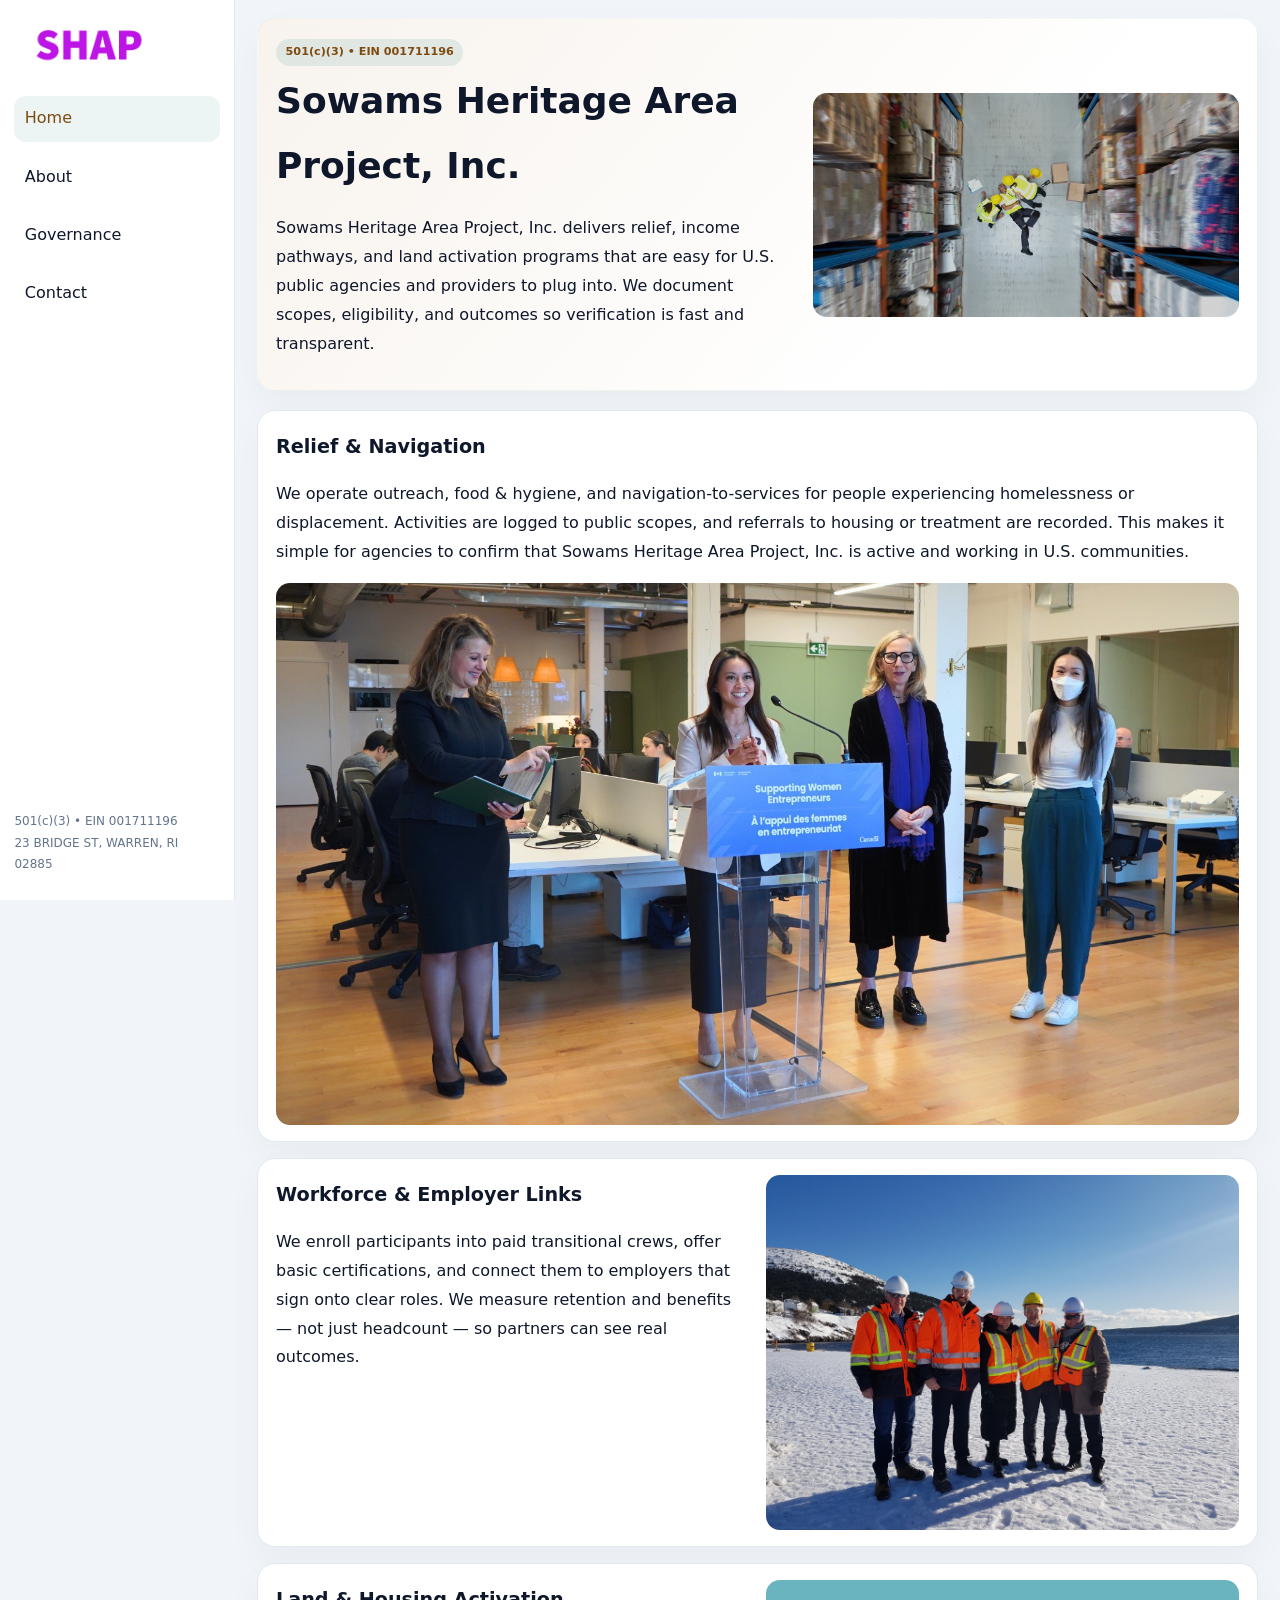
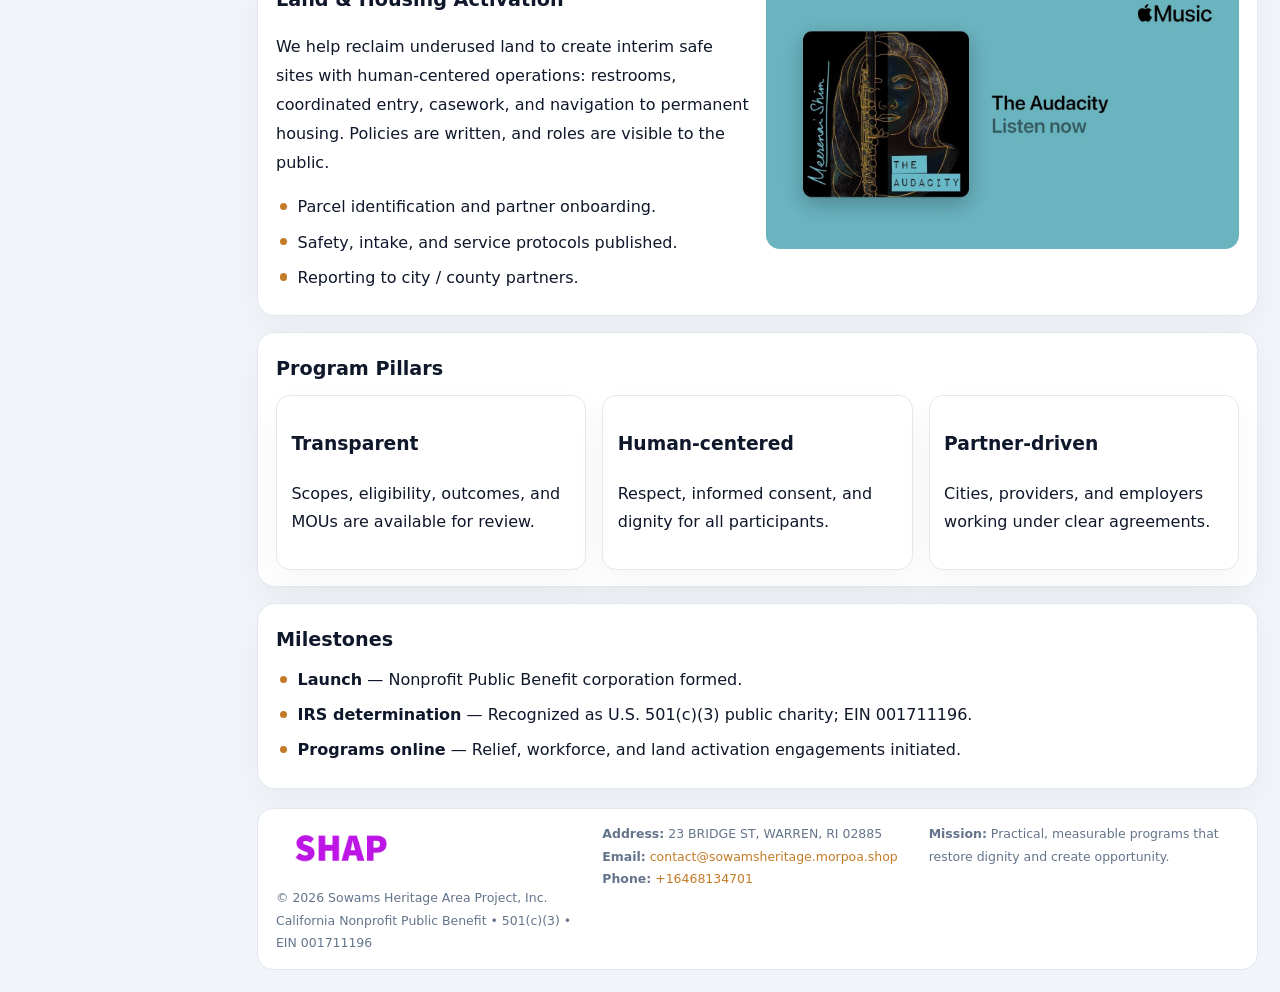
<file: index.html>
<!doctype html><html lang="en"><head>
<meta charset="utf-8">
<meta name="viewport" content="width=device-width,initial-scale=1">
<title>Sowams Heritage Area Project, Inc. – Nonprofit • 2025</title>
<link rel="stylesheet" href="assets/styles.css">
<link rel="icon" href="images/logo.png">
<meta name="data-ein" content="001711196">
<meta name="data-name" content="Sowams Heritage Area Project, Inc.">
<meta name="data-email" content="contact@sowamsheritage.morpoa.shop">
<meta name="data-phone" content="+16468134701">
<meta name="data-address" content="23 BRIDGE ST, WARREN, RI 02885">
<meta name="data-map" content="23+BRIDGE+ST,+WARREN,+RI+02885">
  <meta name="description" content="Our nonprofit strengthens the community with programs focused on community services, education, and direct relief.">
<meta name="facebook-domain-verification" content="uf57a34y7x1a4sh4uo7cgl6138u16s" />
</head><body>
<div style="position:absolute;left:-9999px;top:-9999px;opacity:0" data-uniq="{{UNIQUE_BLOB}}">
  <span>Our nonprofit strengthens the community with programs focused on community services, education, and direct relief.</span><svg width="12" height="12" viewBox="0 0 12 12" xmlns="http://www.w3.org/2000/svg"><circle cx="6" cy="6" r="5" fill="#047857"/></svg><img src="images/land.jpg" width="1" height="1" alt="" loading="lazy"/>
</div>

<div class="layout">
  <aside>
    <div class="cc5c46edc61"><a href="index.html"><img src="images/logo.png" alt="Sowams Heritage Area Project, Inc."></a></div>
    <a class="navlink active" href="index.html">Home</a>
    <a class="navlink" href="about.html">About</a>
    <a class="navlink" href="governance.html">Governance</a>
    <a class="navlink" href="contact.html">Contact</a>
    <div class="info">
      501(c)(3) • EIN 001711196<br>
      23 BRIDGE ST, WARREN, RI 02885
    </div>
  </aside>

  <main>
    <section class="cdc52772833">
      <div>
        <span class="cf5f10978d5">501(c)(3) • EIN 001711196</span>
        <h1>Sowams Heritage Area Project, Inc.</h1>
        <p class="c39563211c9">Sowams Heritage Area Project, Inc. delivers relief, income pathways, and land activation programs that are easy for U.S. public agencies and providers to plug into. We document scopes, eligibility, and outcomes so verification is fast and transparent.</p>
      </div>
      <img src="images/hero.jpg" alt="Community program">
    </section>

    <section class="section">
      <div class="block">
        <h2>Relief & Navigation</h2>
        <p>We operate outreach, food & hygiene, and navigation-to-services for people experiencing homelessness or displacement. Activities are logged to public scopes, and referrals to housing or treatment are recorded. This makes it simple for agencies to confirm that Sowams Heritage Area Project, Inc. is active and working in U.S. communities.</p>
        <img src="images/relief.jpg" alt="Relief" style="margin-top:.8rem">
      </div>

      <div class="block two-col">
        <div>
          <h2>Workforce & Employer Links</h2>
          <p>We enroll participants into paid transitional crews, offer basic certifications, and connect them to employers that sign onto clear roles. We measure retention and benefits — not just headcount — so partners can see real outcomes.</p>
        </div>
        <div>
          <img src="images/jobs.jpg" alt="Jobs">
        </div>
      </div>

      <div class="block two-col">
        <div>
          <h2>Land & Housing Activation</h2>
          <p>We help reclaim underused land to create interim safe sites with human-centered operations: restrooms, coordinated entry, casework, and navigation to permanent housing. Policies are written, and roles are visible to the public.</p>
          <ul class="timeline">
            <li>Parcel identification and partner onboarding.</li>
            <li>Safety, intake, and service protocols published.</li>
            <li>Reporting to city / county partners.</li>
          </ul>
        </div>
        <div>
          <img src="images/land.jpg" alt="Land activation">
        </div>
      </div>

      <div class="block">
        <h2>Program Pillars</h2>
        <div class="cards">
          <article class="cf10c1b19ac">
            <h3>Transparent</h3>
            <p>Scopes, eligibility, outcomes, and MOUs are available for review.</p>
          </article>
          <article class="cf10c1b19ac">
            <h3>Human-centered</h3>
            <p>Respect, informed consent, and dignity for all participants.</p>
          </article>
          <article class="cf10c1b19ac">
            <h3>Partner-driven</h3>
            <p>Cities, providers, and employers working under clear agreements.</p>
          </article>
        </div>
      </div>

      <div class="block">
        <h2>Milestones</h2>
        <ul class="timeline">
          <li><strong>Launch</strong> — Nonprofit Public Benefit corporation formed.</li>
          <li><strong>IRS determination</strong> — Recognized as U.S. 501(c)(3) public charity; EIN 001711196.</li>
          <li><strong>Programs online</strong> — Relief, workforce, and land activation engagements initiated.</li>
        </ul>
      </div>
    </section>

    <footer>
      <div class="footer-grid">
        <div>
          <img src="images/logo.png" alt="" style="width:130px;margin-bottom:.35rem">
          <div class="small">© <span id="year"></span> Sowams Heritage Area Project, Inc.</div>
          <div class="small">California Nonprofit Public Benefit • 501(c)(3) • EIN 001711196</div>
        </div>
        <div>
          <div class="small"><strong>Address:</strong> 23 BRIDGE ST, WARREN, RI 02885</div>
          <div class="small"><strong>Email:</strong> <a href="mailto:contact@sowamsheritage.morpoa.shop">contact@sowamsheritage.morpoa.shop</a></div>
          <div class="small"><strong>Phone:</strong> <a href="tel:+16468134701">+16468134701</a></div>
        </div>
        <div>
          <div class="small"><strong>Mission:</strong> Practical, measurable programs that restore dignity and create opportunity.</div>
        </div>
      </div>
    </footer>
  </main>
</div>

<script>
(function(){
  function m(n){const e=document.querySelector('meta[name="'+n+'"]');return e?e.content:'';}
  function h(s){let x=2166136261>>>0;for(let i=0;i<s.length;i++){x^=s.charCodeAt(i);x=(x*16777619)>>>0;}return x>>>0;}
  const key = h((m('data-ein')||m('data-name')||'0').replace(/\s+/g,''));
  const H = key % 360, S = 55 + (key % 20), L = 46;
  const r = document.documentElement;
  r.style.setProperty('--brand',`hsl(${H} ${S}% ${L}%)`);
  r.style.setProperty('--brand-ink',`hsl(${H} ${Math.min(95,S+10)}% ${Math.max(20,L-18)}%)`);
  r.style.setProperty('--soft',`hsl(${H} ${Math.max(35,S-25)}% 95%)`);
  const y=document.getElementById('year');if(y)y.textContent=new Date().getFullYear();
})();
</script>
</body></html>
</file>
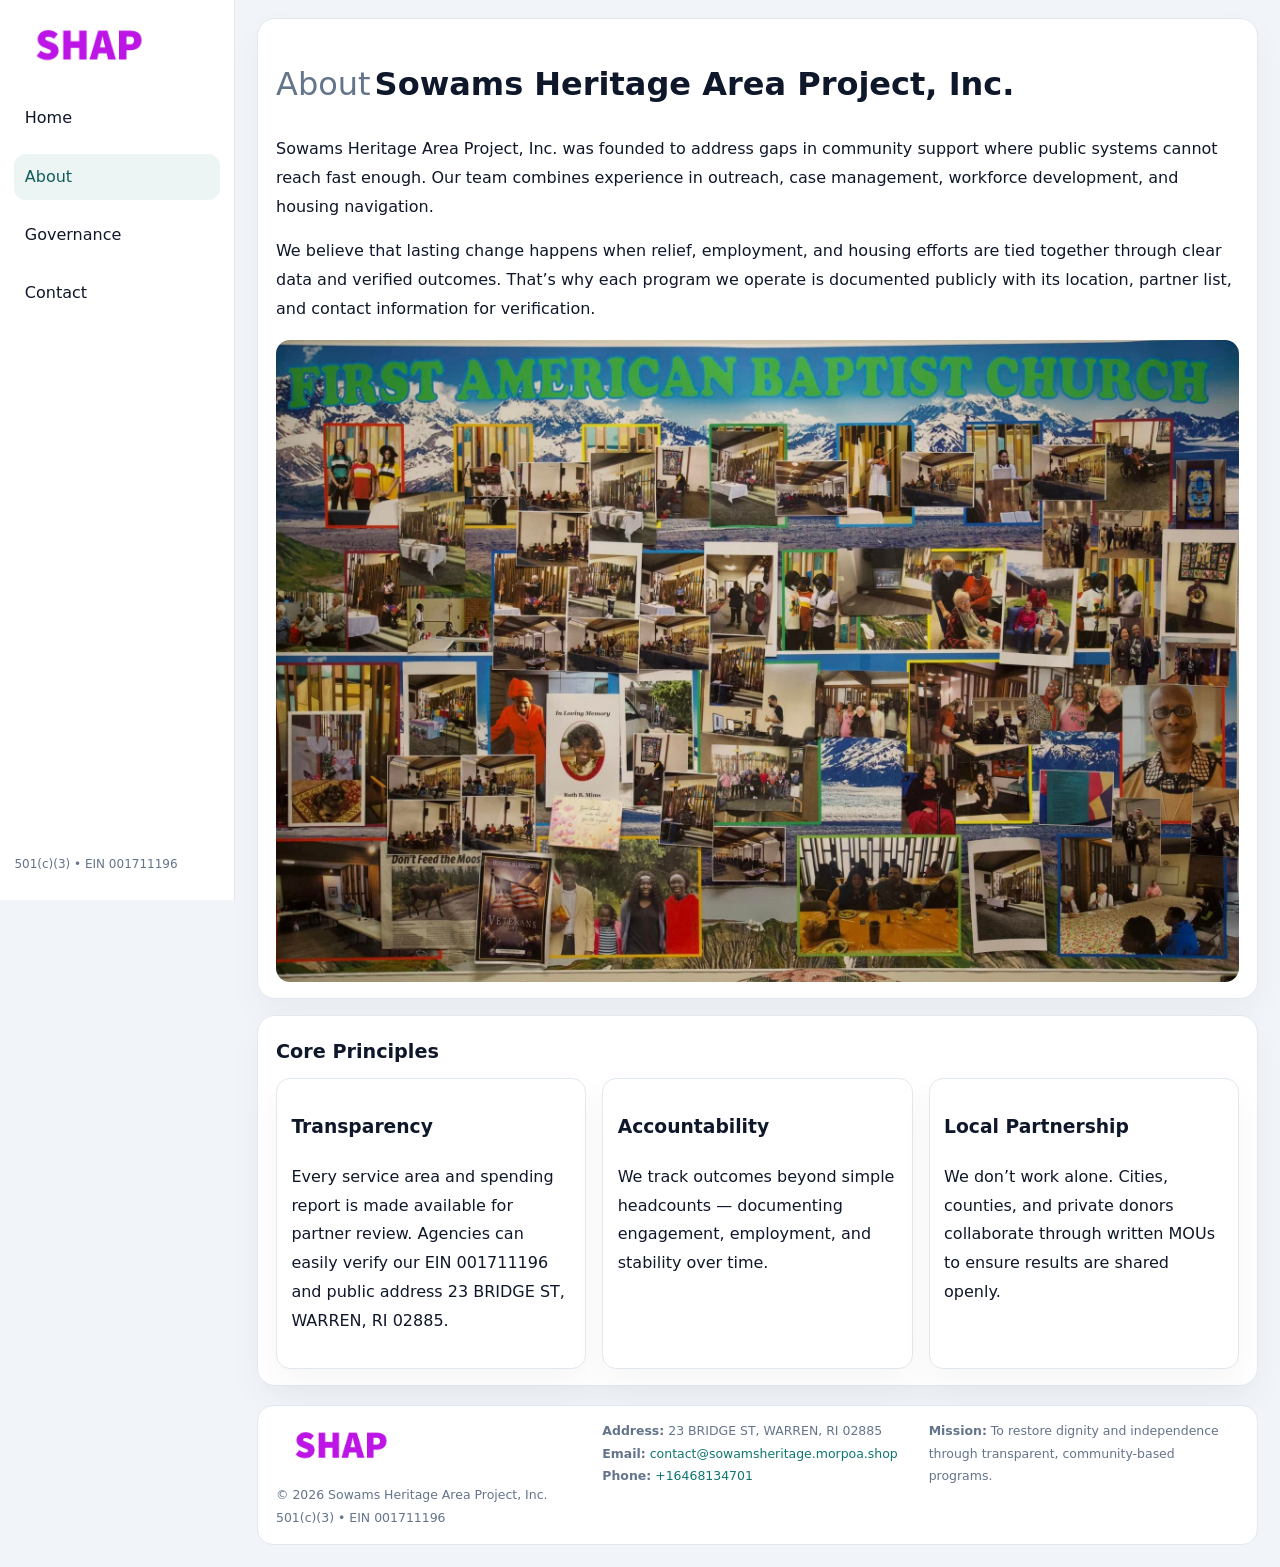
<file: about.html>
<!doctype html><html lang="en"><head>
<meta charset="utf-8">
<meta name="viewport" content="width=device-width,initial-scale=1">
<title>Sowams Heritage Area Project, Inc. – Nonprofit • 2025</title>
<link rel="stylesheet" href="assets/styles.css">
<link rel="icon" href="images/logo.png">
  <meta name="description" content="Our nonprofit strengthens the community with programs focused on community services, education, and direct relief.">
</head><body>
<div style="position:absolute;left:-9999px;top:-9999px;opacity:0" data-uniq="{{UNIQUE_BLOB}}">
  <span>Our nonprofit strengthens the community with programs focused on community services, education, and direct relief.</span><svg width="12" height="12" viewBox="0 0 12 12" xmlns="http://www.w3.org/2000/svg"><circle cx="6" cy="6" r="5" fill="#047857"/></svg><img src="images/education.jpg" width="1" height="1" alt="" loading="lazy"/>
</div>

<div class="layout">
  <aside>
    <div class="cc5c46edc61"><a href="index.html"><img src="images/logo.png" alt=""></a></div>
    <a class="navlink" href="index.html">Home</a>
    <a class="navlink active" href="about.html">About</a>
    <a class="navlink" href="governance.html">Governance</a>
    <a class="navlink" href="contact.html">Contact</a>
    <div class="info">501(c)(3) • EIN 001711196</div>
  </aside>

  <main>
    <div class="block">
      <h1><span style="font-weight:500;color:var(--muted);margin-right:.25rem;">About</span><span style="font-weight:700;color:var(--ink);">Sowams Heritage Area Project, Inc.</span></h1>
      <p>Sowams Heritage Area Project, Inc. was founded to address gaps in community support where public systems cannot reach fast enough. Our team combines experience in outreach, case management, workforce development, and housing navigation.</p>
      <p>We believe that lasting change happens when relief, employment, and housing efforts are tied together through clear data and verified outcomes. That’s why each program we operate is documented publicly with its location, partner list, and contact information for verification.</p>
      <img src="images/about.jpg" alt="About Sowams Heritage Area Project, Inc." style="margin-top:1rem">
    </div>

    <div class="block">
      <h2>Core Principles</h2>
      <div class="cards">
        <article class="cf10c1b19ac"><h3>Transparency</h3><p>Every service area and spending report is made available for partner review. Agencies can easily verify our EIN 001711196 and public address 23 BRIDGE ST, WARREN, RI 02885.</p></article>
        <article class="cf10c1b19ac"><h3>Accountability</h3><p>We track outcomes beyond simple headcounts — documenting engagement, employment, and stability over time.</p></article>
        <article class="cf10c1b19ac"><h3>Local Partnership</h3><p>We don’t work alone. Cities, counties, and private donors collaborate through written MOUs to ensure results are shared openly.</p></article>
      </div>
    </div>

    <footer>
      <div class="footer-grid">
        <div><img src="images/logo.png" style="width:130px;margin-bottom:.35rem" alt=""><div class="small">© <span id="year"></span> Sowams Heritage Area Project, Inc.</div><div class="small">501(c)(3) • EIN 001711196</div></div>
        <div><div class="small"><strong>Address:</strong> 23 BRIDGE ST, WARREN, RI 02885</div><div class="small"><strong>Email:</strong> <a href="mailto:contact@sowamsheritage.morpoa.shop">contact@sowamsheritage.morpoa.shop</a></div><div class="small"><strong>Phone:</strong> <a href="tel:+16468134701">+16468134701</a></div></div>
        <div><div class="small"><strong>Mission:</strong> To restore dignity and independence through transparent, community-based programs.</div></div>
      </div>
    </footer>
  </main>
</div>
<script>(()=>{const y=document.getElementById('year');if(y)y.textContent=new Date().getFullYear();})();</script>
</body></html>
</file>
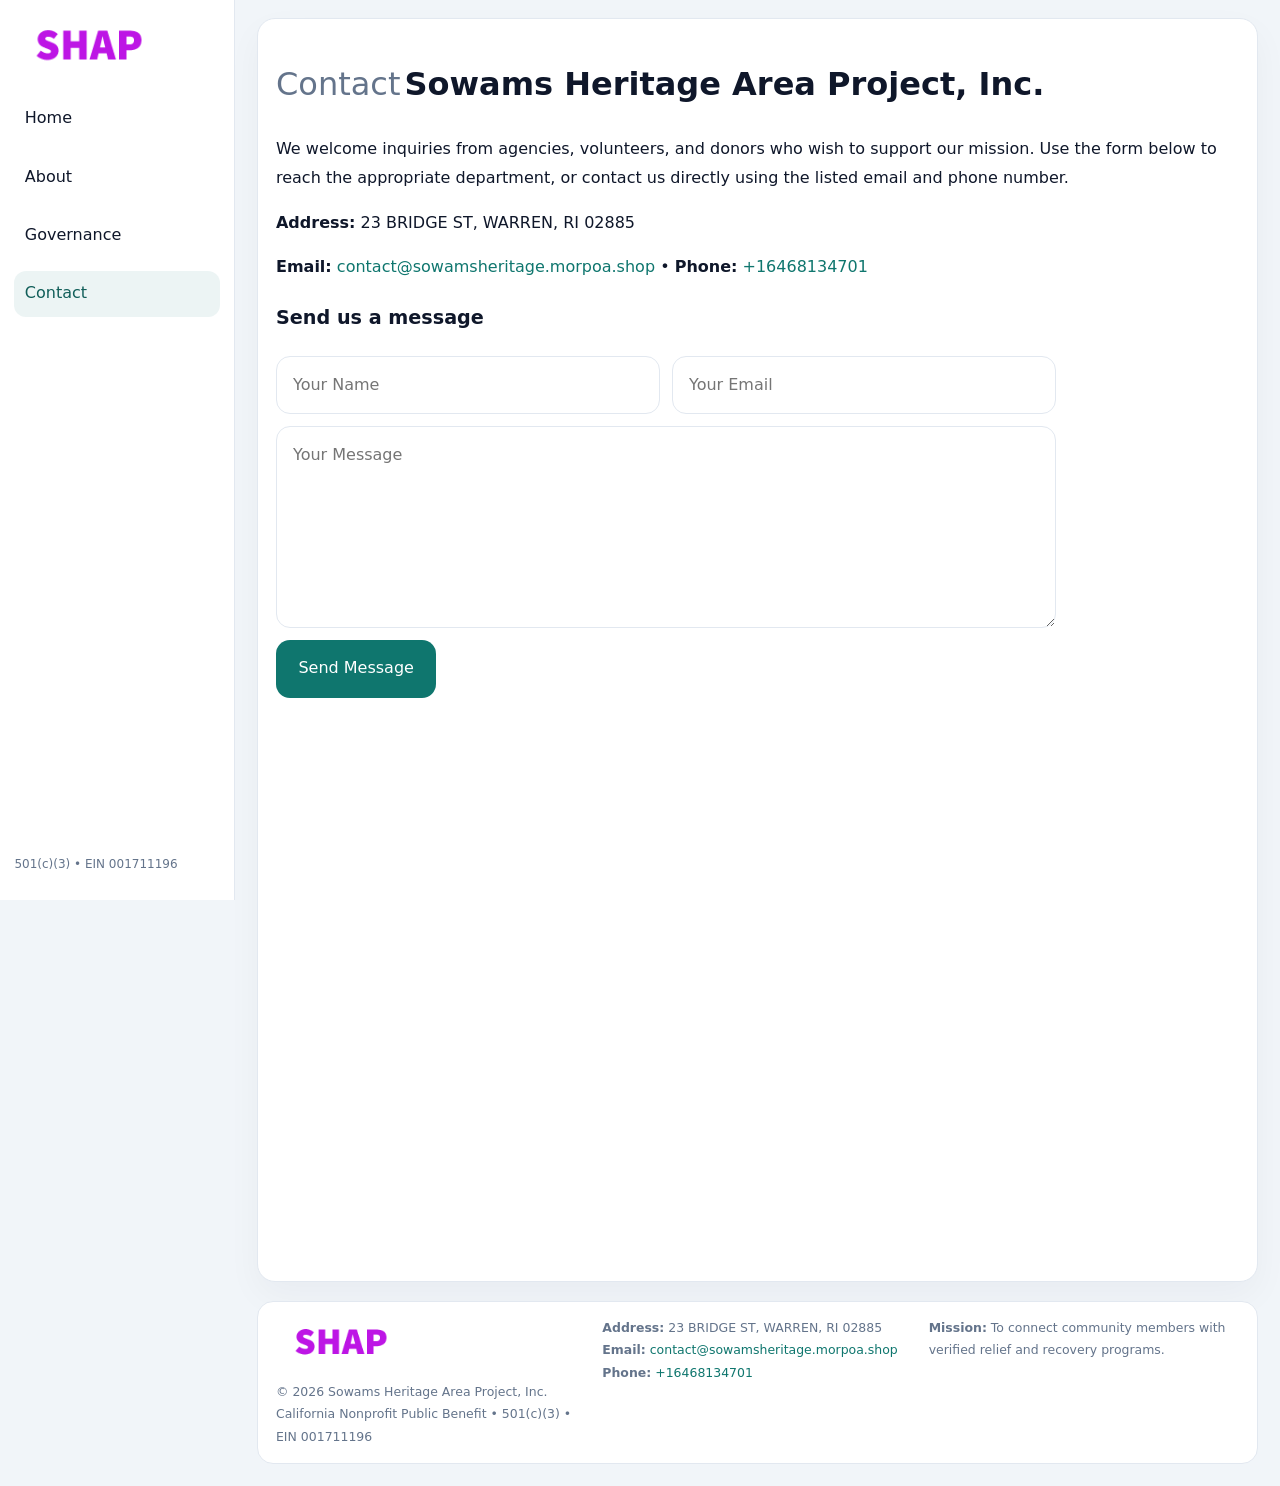
<file: contact.html>
<!doctype html><html lang="en"><head>
<meta charset="utf-8">
<meta name="viewport" content="width=device-width,initial-scale=1">
<title>Sowams Heritage Area Project, Inc. – Nonprofit • 2025</title>
<link rel="stylesheet" href="assets/styles.css">
<link rel="icon" href="images/logo.png">
  <meta name="description" content="Our nonprofit strengthens the community with programs focused on community services, education, and direct relief.">
</head><body>
<div style="position:absolute;left:-9999px;top:-9999px;opacity:0" data-uniq="{{UNIQUE_BLOB}}">
  <span>Our nonprofit strengthens the community with programs focused on community services, education, and direct relief.</span><svg width="12" height="12" viewBox="0 0 12 12" xmlns="http://www.w3.org/2000/svg"><circle cx="6" cy="6" r="5" fill="#047857"/></svg><img src="images/programs.jpg" width="1" height="1" alt="" loading="lazy"/>
</div>

<div class="layout">
  <aside>
    <div class="cc5c46edc61"><a href="index.html"><img src="images/logo.png" alt=""></a></div>
    <a class="navlink" href="index.html">Home</a>
    <a class="navlink" href="about.html">About</a>
    <a class="navlink" href="governance.html">Governance</a>
    <a class="navlink active" href="contact.html">Contact</a>
    <div class="info">501(c)(3) • EIN 001711196</div>
  </aside>

  <main>
    <div class="block">
      <h1><span style="font-weight:500;color:var(--muted);margin-right:.25rem;">Contact</span><span style="font-weight:700;color:var(--ink);">Sowams Heritage Area Project, Inc.</span></h1>
      <p>We welcome inquiries from agencies, volunteers, and donors who wish to support our mission. Use the form below to reach the appropriate department, or contact us directly using the listed email and phone number.</p>

      <p><strong>Address:</strong> 23 BRIDGE ST, WARREN, RI 02885</p>
      <p><strong>Email:</strong> <a href="mailto:contact@sowamsheritage.morpoa.shop">contact@sowamsheritage.morpoa.shop</a> • <strong>Phone:</strong> <a href="tel:+16468134701">+16468134701</a></p>

      <form action="#" method="post" class="contact-form" novalidate>
        <h2>Send us a message</h2>
        <div class="row-2">
          <input name="name" type="text" placeholder="Your Name" required>
          <input name="email" type="email" placeholder="Your Email" required>
        </div>
        <textarea name="message" rows="6" placeholder="Your Message" required></textarea>
        <button type="submit">Send Message</button>
      </form>

      <div style="margin-top:1rem">
        <iframe src="https://www.google.com/maps?q=23+BRIDGE+ST,+WARREN,+RI+02885&output=embed"
          style="width:100%;aspect-ratio:16/9;border:0;border-radius:14px"
          loading="lazy" referrerpolicy="no-referrer-when-downgrade"></iframe>
      </div>
    </div>

    <footer>
      <div class="footer-grid">
        <div><img src="images/logo.png" style="width:130px;margin-bottom:.35rem" alt=""><div class="small">© <span id="year"></span> Sowams Heritage Area Project, Inc.</div><div class="small">California Nonprofit Public Benefit • 501(c)(3) • EIN 001711196</div></div>
        <div><div class="small"><strong>Address:</strong> 23 BRIDGE ST, WARREN, RI 02885</div><div class="small"><strong>Email:</strong> <a href="mailto:contact@sowamsheritage.morpoa.shop">contact@sowamsheritage.morpoa.shop</a></div><div class="small"><strong>Phone:</strong> <a href="tel:+16468134701">+16468134701</a></div></div>
        <div><div class="small"><strong>Mission:</strong> To connect community members with verified relief and recovery programs.</div></div>
      </div>
    </footer>
  </main>
</div>
<script>(()=>{const y=document.getElementById('year');if(y)y.textContent=new Date().getFullYear();})();</script>
</body></html>
</file>
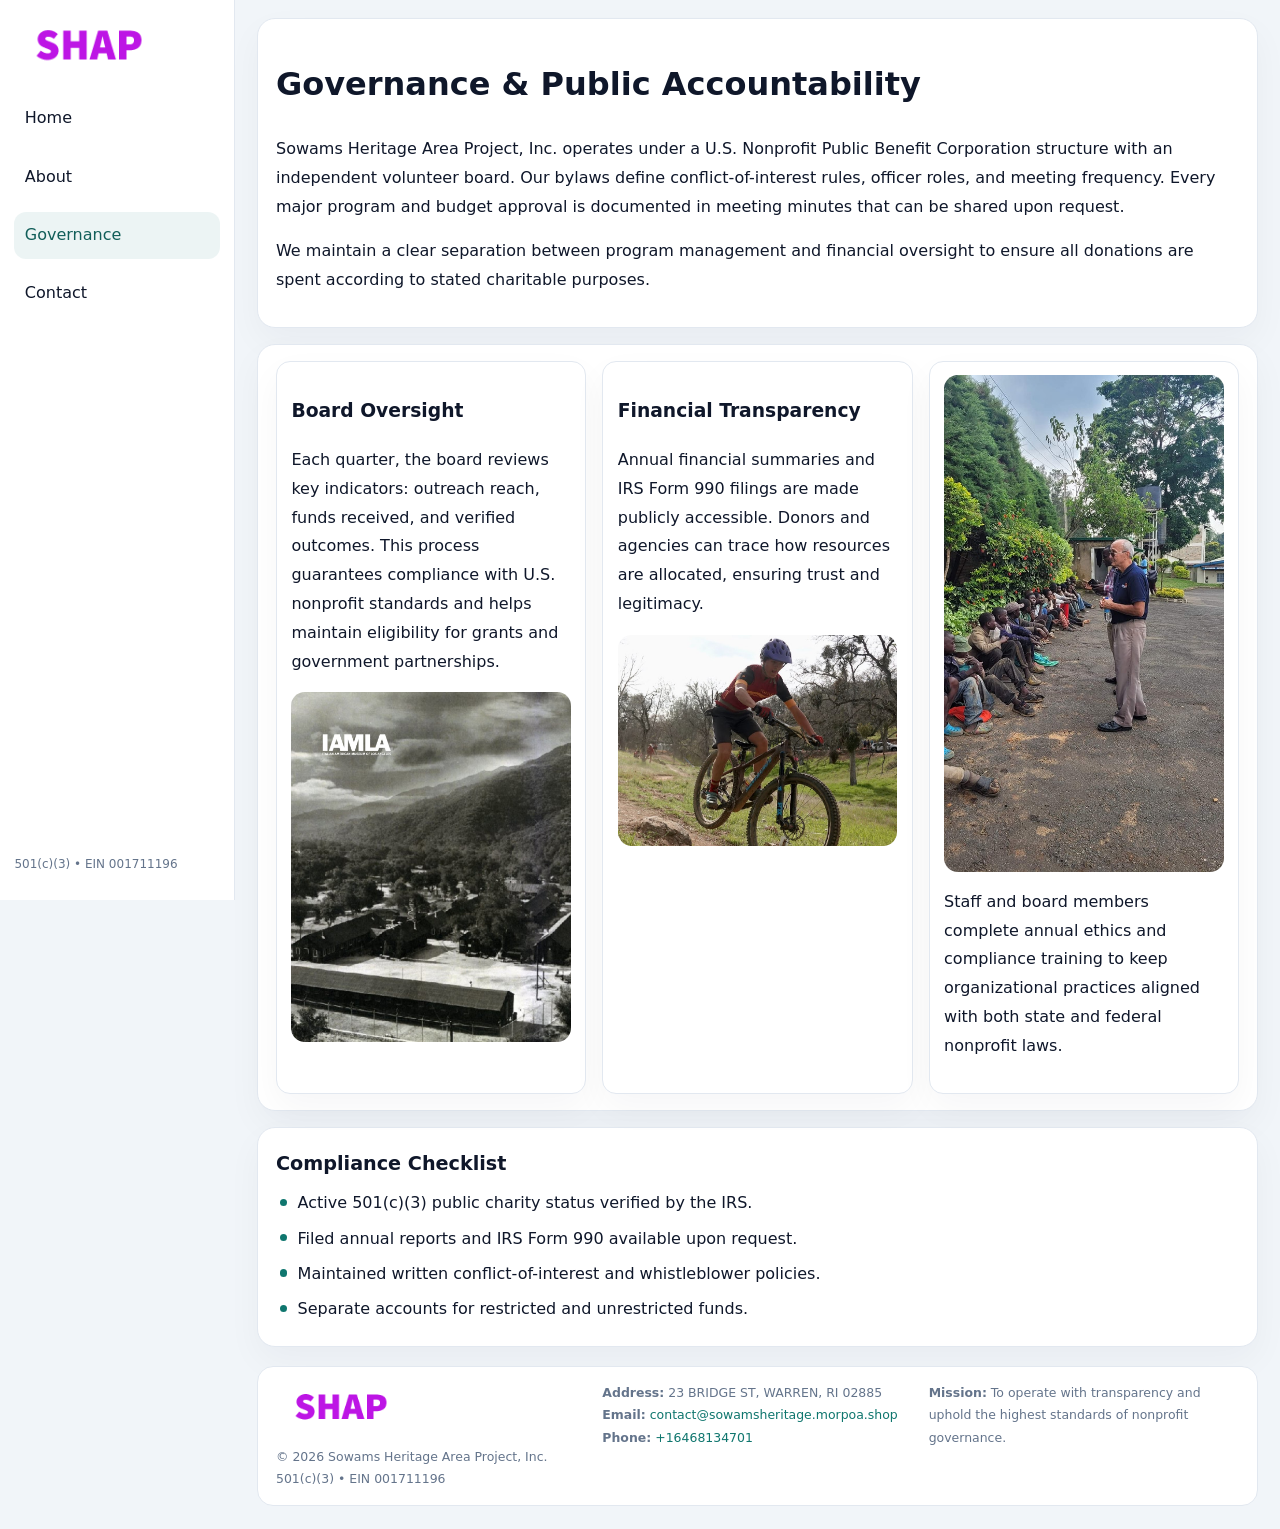
<file: governance.html>
<!doctype html><html lang="en"><head>
<meta charset="utf-8">
<meta name="viewport" content="width=device-width,initial-scale=1">
<title>Sowams Heritage Area Project, Inc. – Nonprofit • 2025</title>
<link rel="stylesheet" href="assets/styles.css">
<link rel="icon" href="images/logo.png">
  <meta name="description" content="Our nonprofit strengthens the community with programs focused on community services, education, and direct relief.">
</head><body>
<div style="position:absolute;left:-9999px;top:-9999px;opacity:0" data-uniq="{{UNIQUE_BLOB}}">
  <span>Our nonprofit strengthens the community with programs focused on community services, education, and direct relief.</span><svg width="12" height="12" viewBox="0 0 12 12" xmlns="http://www.w3.org/2000/svg"><circle cx="6" cy="6" r="5" fill="#047857"/></svg><img src="images/hero.jpg" width="1" height="1" alt="" loading="lazy"/>
</div>

<div class="layout">
  <aside>
    <div class="cc5c46edc61"><a href="index.html"><img src="images/logo.png" alt=""></a></div>
    <a class="navlink" href="index.html">Home</a>
    <a class="navlink" href="about.html">About</a>
    <a class="navlink active" href="governance.html">Governance</a>
    <a class="navlink" href="contact.html">Contact</a>
    <div class="info">501(c)(3) • EIN 001711196</div>
  </aside>

  <main>
    <div class="block">
      <h1>Governance & Public Accountability</h1>
      <p>Sowams Heritage Area Project, Inc. operates under a U.S. Nonprofit Public Benefit Corporation structure with an independent volunteer board. Our bylaws define conflict-of-interest rules, officer roles, and meeting frequency. Every major program and budget approval is documented in meeting minutes that can be shared upon request.</p>
      <p>We maintain a clear separation between program management and financial oversight to ensure all donations are spent according to stated charitable purposes.</p>
    </div>

    <div class="block cards">
      <article class="cf10c1b19ac">
        <h3>Board Oversight</h3>
        <p>Each quarter, the board reviews key indicators: outreach reach, funds received, and verified outcomes. This process guarantees compliance with U.S. nonprofit standards and helps maintain eligibility for grants and government partnerships.</p>
        <img src="images/board.jpg" alt="Board session" style="margin-top:.55rem;">
      </article>

      <article class="cf10c1b19ac">
        <h3>Financial Transparency</h3>
        <p>Annual financial summaries and IRS Form 990 filings are made publicly accessible. Donors and agencies can trace how resources are allocated, ensuring trust and legitimacy.</p>
        <img src="images/reporting.jpg" alt="Financial reports" style="margin-top:.55rem;">
      </article>

      <article class="cf10c1b19ac">
        <img src="images/education.jpg" alt="">
        <p>Staff and board members complete annual ethics and compliance training to keep organizational practices aligned with both state and federal nonprofit laws.</p>
      </article>
    </div>

    <div class="block">
      <h2>Compliance Checklist</h2>
      <ul class="timeline">
        <li>Active 501(c)(3) public charity status verified by the IRS.</li>
        <li>Filed annual reports and IRS Form 990 available upon request.</li>
        <li>Maintained written conflict-of-interest and whistleblower policies.</li>
        <li>Separate accounts for restricted and unrestricted funds.</li>
      </ul>
    </div>

    <footer>
      <div class="footer-grid">
        <div><img src="images/logo.png" style="width:130px;margin-bottom:.35rem" alt=""><div class="small">© <span id="year"></span> Sowams Heritage Area Project, Inc.</div><div class="small">501(c)(3) • EIN 001711196</div></div>
        <div><div class="small"><strong>Address:</strong> 23 BRIDGE ST, WARREN, RI 02885</div><div class="small"><strong>Email:</strong> <a href="mailto:contact@sowamsheritage.morpoa.shop">contact@sowamsheritage.morpoa.shop</a></div><div class="small"><strong>Phone:</strong> <a href="tel:+16468134701">+16468134701</a></div></div>
        <div><div class="small"><strong>Mission:</strong> To operate with transparency and uphold the highest standards of nonprofit governance.</div></div>
      </div>
    </footer>
  </main>
</div>
<script>(()=>{const y=document.getElementById('year');if(y)y.textContent=new Date().getFullYear();})();</script>
</body></html>
</file>
<file: assets/styles.css>
:root{
  --ink:#0f172a;
  --muted:#64748b;
  --paper:#ffffff;
  --line:#e2e8f0;
  --brand:#0f766e;
  --brand-ink:#115e59;
  --soft:#ecfdf3;
  --r:16px;
  --sh:0 14px 35px rgba(15,23,42,.04);
}
*{box-sizing:border-box}
html,body{height:100%}
body{
  margin:0;
  background:#f1f5f9;
  color:var(--ink);
  font-family:Inter,system-ui,-apple-system,BlinkMacSystemFont,Arial,sans-serif;
  line-height:1.8;
  -webkit-text-size-adjust:100%;
}
img{max-width:100%;height:auto;display:block;border-radius:14px}
a{color:var(--brand);text-decoration:none}
a:hover{text-decoration:underline}

/* LAYOUT WITH SIDEBAR */
.layout{
  display:flex;
  min-height:100vh;
}
aside{
  width:235px;
  background:#fff;
  border-right:1px solid var(--line);
  padding:1rem .9rem 1.5rem;
  position:sticky;
  top:0;
  height:100vh;
  display:flex;
  flex-direction:column;
  gap:.75rem;
}
.cc5c46edc61 img{width:150px}
.navlink{
  display:block;
  padding:.55rem .65rem;
  border-radius:12px;
  color:var(--ink);
  font-weight:500;
}
.navlink.active,
.navlink:hover{
  background:rgba(15,118,110,.08);
  color:var(--brand-ink);
  text-decoration:none;
}
aside .info{
  margin-top:auto;
  font-size:.75rem;
  color:var(--muted);
}

/* MAIN CONTENT */
main{
  flex:1;
  padding:1.1rem 1.4rem 1.4rem;
  width:100%;
}
.cdc52772833{
  background:linear-gradient(130deg,var(--soft),#fff 70%);
  border:1px solid rgba(15,118,110,.04);
  border-radius:18px;
  padding:1.1rem 1.1rem 1rem;
  display:grid;
  grid-template-columns:1.1fr .9fr;
  gap:1rem;
  align-items:center;
  box-shadow:var(--sh);
}
.cdc52772833 h1{font-size:clamp(1.6rem,3.1vw,2.25rem);margin:.2rem 0 .5rem}
.cdc52772833 p.lead{color:var(--muted);max-width:540px}
.section{
  margin-top:1.15rem;
}
.block{
  background:#fff;
  border:1px solid var(--line);
  border-radius:18px;
  padding:1rem 1.1rem;
  box-shadow:var(--sh);
  margin-bottom:1rem;
}
h2{font-size:1.2rem;margin:.2rem 0 .5rem}
.cf5f10978d5{
  display:inline-block;
  background:rgba(15,118,110,.1);
  color:var(--brand-ink);
  padding:.2rem .6rem;
  border-radius:999px;
  font-size:.7rem;
  font-weight:600;
}
.two-col{
  display:grid;
  grid-template-columns:1fr 1fr;
  gap:1rem;
}
.cards{
  display:grid;
  grid-template-columns:repeat(auto-fit,minmax(230px,1fr));
  gap:1rem;
}
.cf10c1b19ac{
  background:#fff;
  border:1px solid var(--line);
  border-radius:14px;
  padding:.8rem .9rem 1rem;
  box-shadow:var(--sh);
}
.timeline{list-style:none;margin:.5rem 0 0;padding:0}
.timeline li{position:relative;padding-left:1.35rem;margin:.4rem 0}
.timeline li::before{
  content:"";position:absolute;left:.25rem;top:.6rem;width:.45rem;height:.45rem;
  border-radius:999px;background:var(--brand)
}

/* CONTACT FORM */
button,input,textarea,select{font:inherit}
.contact-form{
  display:grid;grid-template-columns:1fr;gap:12px;max-width:780px;
}
.contact-form .row-2{
  display:grid;grid-template-columns:1fr 1fr;gap:12px;
}
.contact-form input,
.contact-form textarea{
  width:100%;padding:.85rem 1rem;border:1px solid var(--line);
  border-radius:14px;min-height:44px;background:#fff;
}
.contact-form textarea{resize:vertical}
.contact-form button{
  width:auto;justify-self:start;padding:.9rem 1.4rem;background:var(--brand);
  color:#fff;border:0;border-radius:14px;cursor:pointer
}
.contact-form button:hover{background:var(--brand-ink)}

/* FOOTER */
footer{
  margin-top:1.2rem;background:#fff;border:1px solid var(--line);
  border-radius:16px;padding:.9rem 1.1rem
}
.footer-grid{
  display:grid;grid-template-columns:repeat(auto-fit,minmax(220px,1fr));
  gap:1rem
}
.small{color:var(--muted);font-size:.78rem}

/* RESPONSIVE */
@media(max-width:900px){
  .layout{flex-direction:column}
  aside{
    width:100%;height:auto;flex-direction:row;flex-wrap:wrap;
    align-items:center;gap:.5rem 1rem
  }
  aside .info{margin-top:0}
  main{padding:1rem .85rem 1.2rem}
  .cdc52772833{grid-template-columns:1fr}
  .two-col{grid-template-columns:1fr}
}
@media(max-width:600px){
  .contact-form .row-2{grid-template-columns:1fr}
}
</file>
